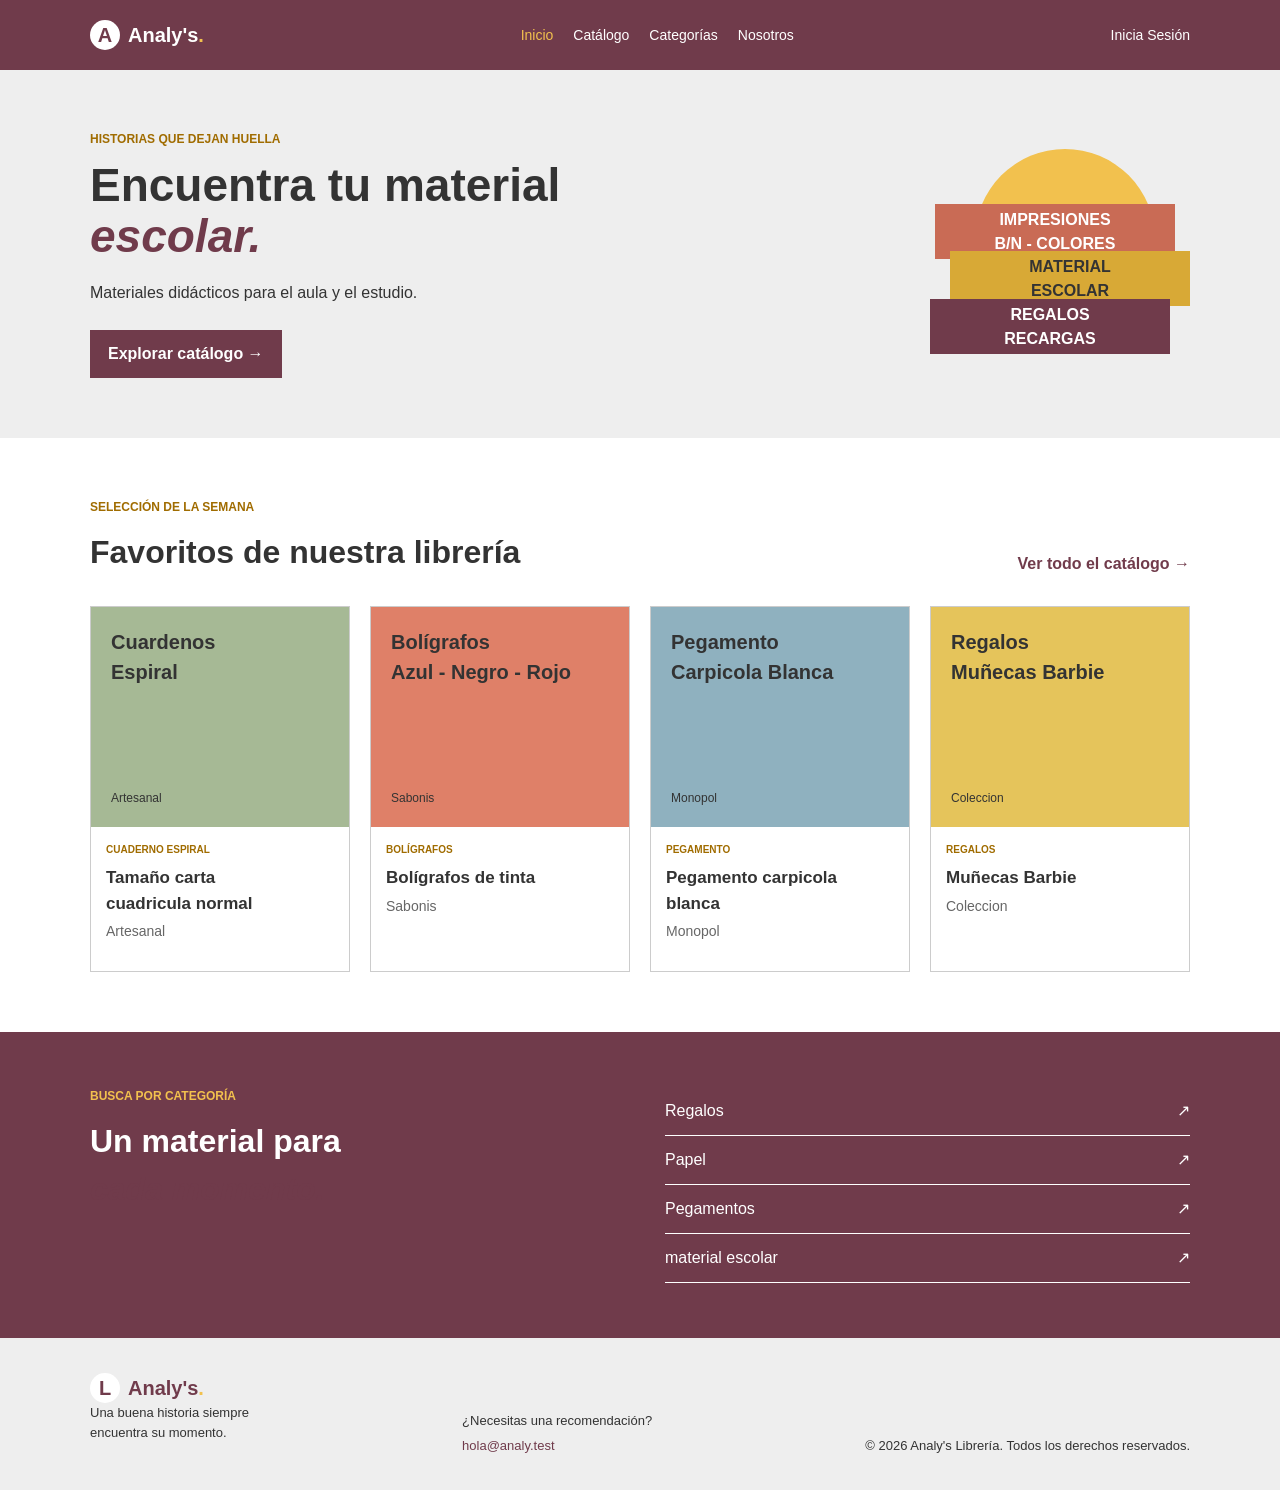
<file: index.html>
<!DOCTYPE html>
<html lang="es">
<head>
    <meta charset="UTF-8">
    <meta name="viewport" content="width=device-width, initial-scale=1.0">
    <link rel="stylesheet" href="styles.css">
    <meta name="description" content="Descubre material escolar para todos los gustos en Librería Analy's.">
    <title>Librería</title>
</head>
<body>
    <header class="encabezado-sitio">
        <div class="contenedor contenido-encabezado">
            <a class="marca" href="#inicio" aria-label="Lumbre, inicio">
                <span class="marca-simbolo">A</span>
                <span>Analy's<span class="marca-punto">.</span></span>
            </a>
            <nav class="navegacion-principal" aria-label="Navegación principal">
                <a class="activo" href="#inicio">Inicio</a>
                <a href="#catalogo">Catálogo</a>
                <a href="#categorias">Categorías</a>
                <a href="#nosotros">Nosotros</a>
            </nav>
            <a class="enlace-login" href="login.html" aria-label="Iniciar sesión">
                <span>Inicia Sesión</span>
            </a>
        </div>
    </header>

    <main id="inicio">
        <section class="portada">
            <div class="contenedor contenido-portada">
                <div class="texto-portada">
                    <p class="etiqueta">Historias que dejan huella</p>
                    <h1>Encuentra tu material <em>escolar.</em></h1>
                    <p class="descripcion-portada">Materiales didácticos para el aula y el estudio.</p>
                    <a class="boton boton-principal" href="#catalogo">Explorar catálogo <span>→</span></a>
                </div>
                <div class="ilustracion-portada" aria-label="Ilustración de una pila de productos" role="img">
                    <div class="sol"></div>
                    <div class="producto producto-atras">IMPRESIONES<br>B/N - COLORES</div>
                    <div class="producto producto-medio">MATERIAL<br>ESCOLAR</div>
                    <div class="producto producto-frontal">REGALOS<br>RECARGAS</div>
                    <span class="destello destello-uno">✦</span>
                    <span class="destello destello-dos">✧</span>
                </div>
            </div>
        </section>

        <section class="seccion" id="catalogo">
            <div class="contenedor">
                <div class="encabezado-seccion">
                    <div>
                        <p class="etiqueta">Selección de la semana</p>
                        <h2>Favoritos de nuestra librería</h2>
                    </div>
                    <a class="enlace-texto" href="#catalogo">Ver todo el catálogo <span>→</span></a>
                </div>
                <div class="rejilla-productos">
                    <article class="tarjeta-producto">
                        <div class="portada-producto portada-verde"><span>Cuardenos<br>Espiral</span><small>Artesanal</small></div>
                        <div class="info-producto">
                            <p class="categoria-producto">Cuaderno Espiral</p>
                            <h3>Tamaño carta <br> cuadricula normal</h3>
                            <p class="autor">Artesanal</p>
                        </div>
                    </article>
                    <article class="tarjeta-producto">
                        <div class="portada-producto portada-coral"><span>Bolígrafos<br>Azul - Negro - Rojo</span><small>Sabonis</small></div>
                        <div class="info-producto">
                            <p class="categoria-producto">Bolígrafos</p>
                            <h3>Bolígrafos de tinta</h3>
                            <p class="autor">Sabonis</p>
                        </div>
                    </article>
                    <article class="tarjeta-producto">
                        <div class="portada-producto portada-azul"><span>Pegamento<br>Carpicola Blanca</span><small>Monopol</small></div>
                        <div class="info-producto">
                            <p class="categoria-producto">Pegamento</p>
                            <h3>Pegamento carpicola blanca</h3>
                            <p class="autor">Monopol</p>
                        </div>
                    </article>
                    <article class="tarjeta-producto">
                        <div class="portada-producto portada-amarilla"><span>Regalos<br>Muñecas Barbie</span><small>Coleccion</small></div>
                        <div class="info-producto">
                            <p class="categoria-producto">Regalos</p>
                            <h3>Muñecas Barbie</h3>
                            <p class="autor">Coleccion</p>
                    </article>
                </div>
            </div>
        </section>

        <section class="seccion-categorias" id="categorias">
            <div class="contenedor contenido-categorias">
                <div><p class="etiqueta">Busca por categoría</p><h2>Un material para<br><em>cada momento.</em></h2></div>
                <div class="lista-categorias"><a href="#catalogo">Regalos <span>↗</span></a><a href="#catalogo">Papel <span>↗</span></a><a href="#catalogo">Pegamentos <span>↗</span></a><a href="#catalogo">material escolar <span>↗</span></a></div>
            </div>
        </section>
    </main>

    <footer class="pie-sitio" id="nosotros">
        <div class="contenedor contenido-pie"><div><a class="marca" href="#inicio"><span class="marca-simbolo">L</span><span>Analy's<span class="marca-punto">.</span></span></a><p>Una buena historia siempre<br>encuentra su momento.</p></div><div class="nota-pie"><span>¿Necesitas una recomendación?</span><a href="mailto:hola@analy.test">hola@analy.test</a></div><p class="derechos">© 2026 Analy's Librería. Todos los derechos reservados.</p></div>
</html>
</file>
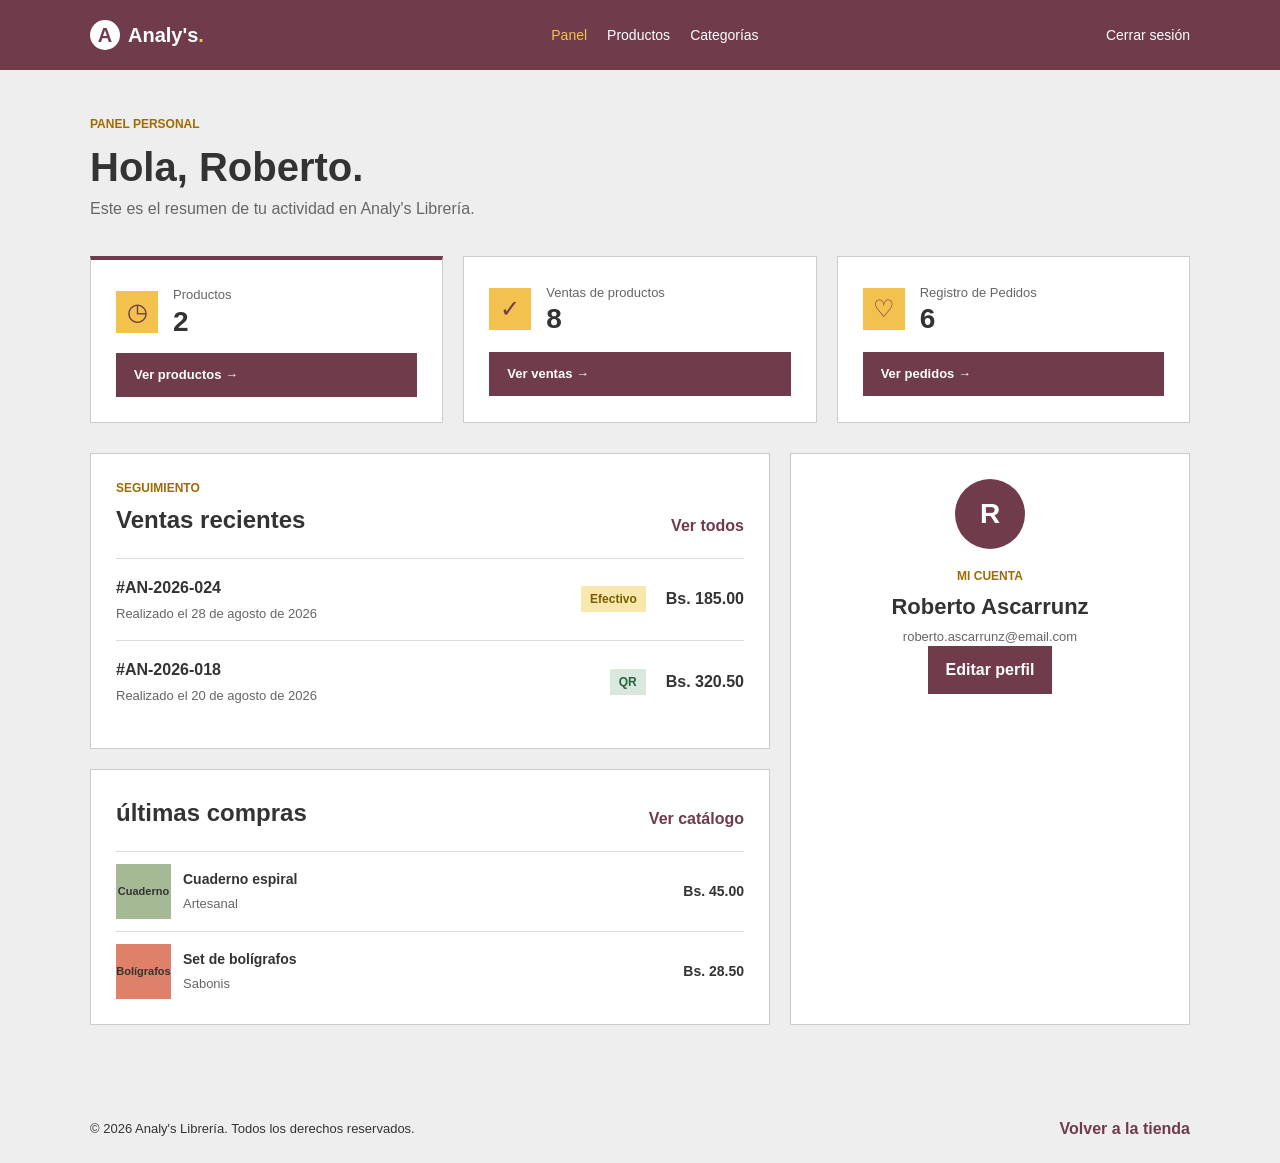
<file: home.html>
<!DOCTYPE html>
<html lang="es">
<head>
	<meta charset="UTF-8">
	<meta name="viewport" content="width=device-width, initial-scale=1.0">
	<meta name="description" content="Panel de usuario de Librería Analy's.">
	<link rel="stylesheet" href="styles.css">
	<title>Mi cuenta | Analy's Librería</title>
</head>
<body class="pagina-dashboard">
	<header class="encabezado-sitio">
		<div class="contenedor contenido-encabezado">
			<a class="marca" href="home.html" aria-label="Analy's, panel principal">
				<span class="marca-simbolo">A</span>
				<span>Analy's<span class="marca-punto">.</span></span>
			</a>
			<nav class="navegacion-principal" aria-label="Navegación del usuario">
				<a class="activo" href="home.html" aria-current="page">Panel</a>
				<a href="productos.html">Productos</a>
				<a href="index.html#categorias">Categorías</a>
			</nav>
			<a class="enlace-login" href="login.html">Cerrar sesión</a>
		</div>
	</header>

	<main class="contenido-dashboard">
		<div class="contenedor">
			<section class="bienvenida-dashboard" aria-labelledby="titulo-dashboard">
				<div>
					<p class="etiqueta">Panel personal</p>
					<h1 id="titulo-dashboard">Hola, Roberto.</h1>
					<p>Este es el resumen de tu actividad en Analy's Librería.</p>
				</div>
				
			</section>

			<section class="resumen-dashboard" aria-label="Resumen de la cuenta">
				<article class="tarjeta-resumen tarjeta-resumen-destacada">
					<span class="icono-resumen" aria-hidden="true">◷</span>
					<div><p>Productos</p><strong>2</strong></div>
					<a class="boton" href="productos.html">Ver productos <span aria-hidden="true">→</span></a>
				</article>
				<article class="tarjeta-resumen">
					<span class="icono-resumen" aria-hidden="true">✓</span>
					<div><p>Ventas de productos</p><strong>8</strong></div>
					<a class="boton" href="ventas.html">Ver ventas <span aria-hidden="true">→</span></a>
				</article>
				<article class="tarjeta-resumen">
					<span class="icono-resumen" aria-hidden="true">♡</span>
					<div><p>Registro de Pedidos</p><strong>6</strong></div>
					<a class="boton" href="pedidos.html">Ver pedidos <span aria-hidden="true">→</span></a>
				</article>
			</section>

			<div class="rejilla-dashboard">
				<section class="panel-dashboard panel-pedidos" id="pedidos" aria-labelledby="titulo-pedidos">
					<div class="encabezado-panel">
						<div><p class="etiqueta">Seguimiento</p><h2 id="titulo-pedidos">Ventas recientes</h2></div>
						<a class="enlace-texto" href="ventas.html">Ver todos</a>
					</div>
					<div class="pedido">
						<div><strong>#AN-2026-024</strong><p>Realizado el 28 de agosto de 2026</p></div>
						<span class="estado estado-preparando">Efectivo</span>
						<strong>Bs. 185.00</strong>
					</div>
					<div class="pedido">
						<div><strong>#AN-2026-018</strong><p>Realizado el 20 de agosto de 2026</p></div>
						<span class="estado estado-enviado">QR</span>
						<strong>Bs. 320.50</strong>
					</div>
				</section>

				<aside class="panel-dashboard panel-perfil" aria-labelledby="titulo-perfil">
					<div class="avatar-usuario" aria-hidden="true">R</div>
					<p class="etiqueta">Mi cuenta</p>
					<h2 id="titulo-perfil">Roberto Ascarrunz</h2>
					<p class="correo-usuario">roberto.ascarrunz@email.com</p>
					<a class="boton" href="mailto:hola@analy.test?subject=Actualizar%20mis%20datos">Editar perfil</a>
				</aside>

				<section class="panel-dashboard panel-favoritos" id="favoritos" aria-labelledby="titulo-favoritos">
					<div class="encabezado-panel"><h2 id="titulo-favoritos">últimas compras</h2><a class="enlace-texto" href="index.html#catalogo">Ver catálogo</a></div>
					<div class="favoritos-lista">
						<div class="favorito-item"><span class="mini-portada mini-portada-verde">Cuaderno</span><div><strong>Cuaderno espiral</strong><p>Artesanal</p></div><span class="precio">Bs. 45.00</span></div>
						<div class="favorito-item"><span class="mini-portada mini-portada-coral">Bolígrafos</span><div><strong>Set de bolígrafos</strong><p>Sabonis</p></div><span class="precio">Bs. 28.50</span></div>
					</div>
				</section>
			</div>
		</div>
	</main>

	<footer class="pie-sitio pie-dashboard">
		<div class="contenedor contenido-pie">
			<p class="derechos">© 2026 Analy's Librería. Todos los derechos reservados.</p>
			<a class="enlace-texto" href="index.html">Volver a la tienda</a>
		</div>
	</footer>
</body>
</html>
</file>
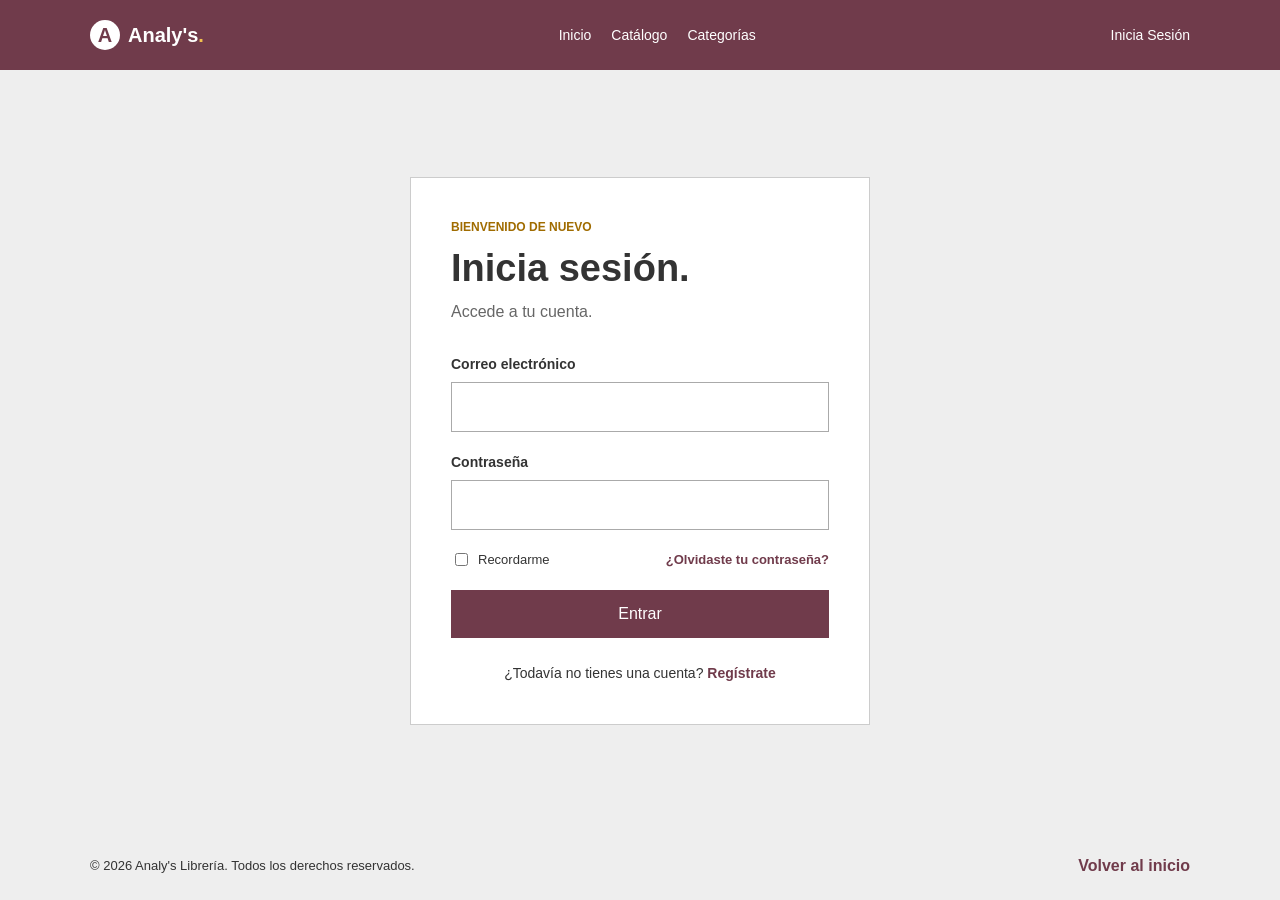
<file: login.html>
<!DOCTYPE html>
<html lang="es">
<head>
	<meta charset="UTF-8">
	<meta name="viewport" content="width=device-width, initial-scale=1.0">
	<meta name="description" content="Inicia sesión en Librería Analy's.">
	<link rel="stylesheet" href="styles.css">
	<title>Iniciar sesión | Analy's Librería</title>
</head>
<body class="pagina-login">
	<header class="encabezado-sitio">
		<div class="contenedor contenido-encabezado">
			<a class="marca" href="index.html" aria-label="Analy's, inicio">
				<span class="marca-simbolo">A</span>
				<span>Analy's<span class="marca-punto">.</span></span>
			</a>
			<nav class="navegacion-principal" aria-label="Navegación principal">
				<a href="index.html">Inicio</a>
				<a href="index.html#catalogo">Catálogo</a>
				<a href="index.html#categorias">Categorías</a>
			</nav>
			<a class="enlace-login activo" href="login.html" aria-current="page">Inicia Sesión</a>
		</div>
	</header>

	<main class="contenido-login">
		<section class="tarjeta-login" aria-labelledby="titulo-login">
			<p class="etiqueta">Bienvenido de nuevo</p>
			<h1 id="titulo-login">Inicia sesión.</h1>
			<p class="descripcion-login">Accede a tu cuenta.</p>

			<form class="formulario-login" action="home.html" method="get">
				<div class="grupo-campo">
					<label for="correo">Correo electrónico</label>
					<input type="email" id="correo" name="correo" autocomplete="email" required>
				</div>

				<div class="grupo-campo">
					<label for="contrasena">Contraseña</label>
					<input type="password" id="contrasena" name="contrasena" autocomplete="current-password" required>
				</div>

				<div class="opciones-login">
					<label class="recordarme" for="recordar">
						<input type="checkbox" id="recordar" name="recordar">
						<span>Recordarme</span>
					</label>
					<a href="mailto:hola@analy.test?subject=Recuperar%20contraseña">¿Olvidaste tu contraseña?</a>
				</div>

				<button class="boton boton-login" type="submit">Entrar</button>
			</form>

			<p class="registro-login">¿Todavía no tienes una cuenta? <a href="mailto:hola@analy.test?subject=Crear%20una%20cuenta">Regístrate</a></p>
		</section>
	</main>

	<footer class="pie-sitio pie-login">
		<div class="contenedor contenido-pie">
			<p class="derechos">© 2026 Analy's Librería. Todos los derechos reservados.</p>
			<a class="enlace-texto" href="index.html">Volver al inicio</a>
		</div>
	</footer>
</body>
</html>
</file>
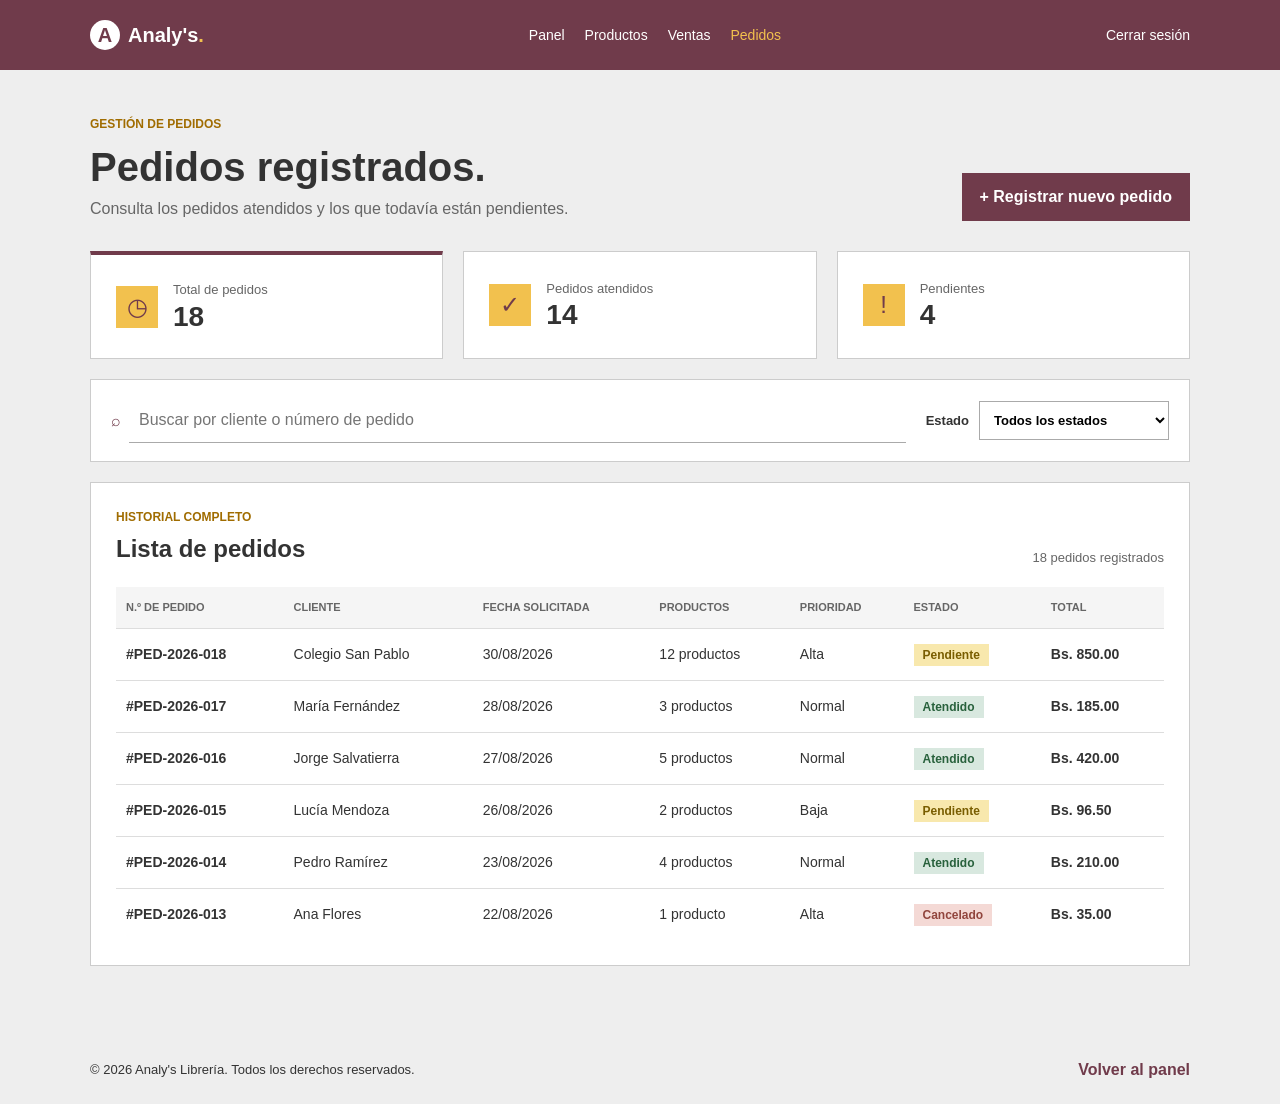
<file: pedidos.html>
<!DOCTYPE html>
<html lang="es">
<head>
	<meta charset="UTF-8">
	<meta name="viewport" content="width=device-width, initial-scale=1.0">
	<meta name="description" content="Listado de pedidos de Analy's Librería.">
	<link rel="stylesheet" href="styles.css">
	<title>Pedidos | Analy's Librería</title>
</head>
<body class="pagina-dashboard">
	<header class="encabezado-sitio">
		<div class="contenedor contenido-encabezado">
			<a class="marca" href="home.html" aria-label="Analy's, panel principal"><span class="marca-simbolo">A</span><span>Analy's<span class="marca-punto">.</span></span></a>
			<nav class="navegacion-principal" aria-label="Navegación del usuario">
				<a href="home.html">Panel</a><a href="productos.html">Productos</a><a href="ventas.html">Ventas</a><a class="activo" href="pedidos.html" aria-current="page">Pedidos</a>
			</nav>
			<a class="enlace-login" href="login.html">Cerrar sesión</a>
		</div>
	</header>

	<main class="contenido-dashboard contenido-pedidos">
		<div class="contenedor">
			<section class="encabezado-productos" aria-labelledby="titulo-pedidos">
				<div><p class="etiqueta">Gestión de pedidos</p><h1 id="titulo-pedidos">Pedidos registrados.</h1><p>Consulta los pedidos atendidos y los que todavía están pendientes.</p></div>
				<a class="boton" href="registro-pedido.html">+ Registrar nuevo pedido</a>
			</section>

			<section class="resumen-dashboard resumen-pedidos" aria-label="Resumen de pedidos">
				<article class="tarjeta-resumen tarjeta-resumen-destacada"><span class="icono-resumen" aria-hidden="true">◷</span><div><p>Total de pedidos</p><strong>18</strong></div></article>
				<article class="tarjeta-resumen"><span class="icono-resumen" aria-hidden="true">✓</span><div><p>Pedidos atendidos</p><strong>14</strong></div></article>
				<article class="tarjeta-resumen"><span class="icono-resumen" aria-hidden="true">!</span><div><p>Pendientes</p><strong>4</strong></div></article>
			</section>

			<section class="barra-productos barra-pedidos" aria-label="Filtros de pedidos">
				<label class="buscador-productos" for="buscar-pedido"><span aria-hidden="true">⌕</span><input type="search" id="buscar-pedido" placeholder="Buscar por cliente o número de pedido"></label>
				<label class="filtro-productos" for="filtro-estado"><span>Estado</span><select id="filtro-estado" name="estado"><option>Todos los estados</option><option>Atendido</option><option>Pendiente</option><option>Cancelado</option></select></label>
			</section>

			<section class="panel-dashboard tabla-productos tabla-pedidos" aria-labelledby="titulo-lista-pedidos">
				<div class="encabezado-panel"><div><p class="etiqueta">Historial completo</p><h2 id="titulo-lista-pedidos">Lista de pedidos</h2></div><span class="contador-productos">18 pedidos registrados</span></div>
				<div class="tabla-contenedor">
					<table>
						<thead><tr><th>N.º de pedido</th><th>Cliente</th><th>Fecha solicitada</th><th>Productos</th><th>Prioridad</th><th>Estado</th><th>Total</th></tr></thead>
						<tbody>
							<tr><td><strong>#PED-2026-018</strong></td><td>Colegio San Pablo</td><td>30/08/2026</td><td>12 productos</td><td>Alta</td><td><span class="estado estado-preparando">Pendiente</span></td><td><strong>Bs. 850.00</strong></td></tr>
							<tr><td><strong>#PED-2026-017</strong></td><td>María Fernández</td><td>28/08/2026</td><td>3 productos</td><td>Normal</td><td><span class="estado estado-enviado">Atendido</span></td><td><strong>Bs. 185.00</strong></td></tr>
							<tr><td><strong>#PED-2026-016</strong></td><td>Jorge Salvatierra</td><td>27/08/2026</td><td>5 productos</td><td>Normal</td><td><span class="estado estado-enviado">Atendido</span></td><td><strong>Bs. 420.00</strong></td></tr>
							<tr><td><strong>#PED-2026-015</strong></td><td>Lucía Mendoza</td><td>26/08/2026</td><td>2 productos</td><td>Baja</td><td><span class="estado estado-preparando">Pendiente</span></td><td><strong>Bs. 96.50</strong></td></tr>
							<tr><td><strong>#PED-2026-014</strong></td><td>Pedro Ramírez</td><td>23/08/2026</td><td>4 productos</td><td>Normal</td><td><span class="estado estado-enviado">Atendido</span></td><td><strong>Bs. 210.00</strong></td></tr>
							<tr><td><strong>#PED-2026-013</strong></td><td>Ana Flores</td><td>22/08/2026</td><td>1 producto</td><td>Alta</td><td><span class="estado estado-cancelado">Cancelado</span></td><td><strong>Bs. 35.00</strong></td></tr>
						</tbody>
					</table>
				</div>
			</section>
		</div>
	</main>

	<footer class="pie-sitio pie-dashboard"><div class="contenedor contenido-pie"><p class="derechos">© 2026 Analy's Librería. Todos los derechos reservados.</p><a class="enlace-texto" href="home.html">Volver al panel</a></div></footer>
</body>
</html>
</file>
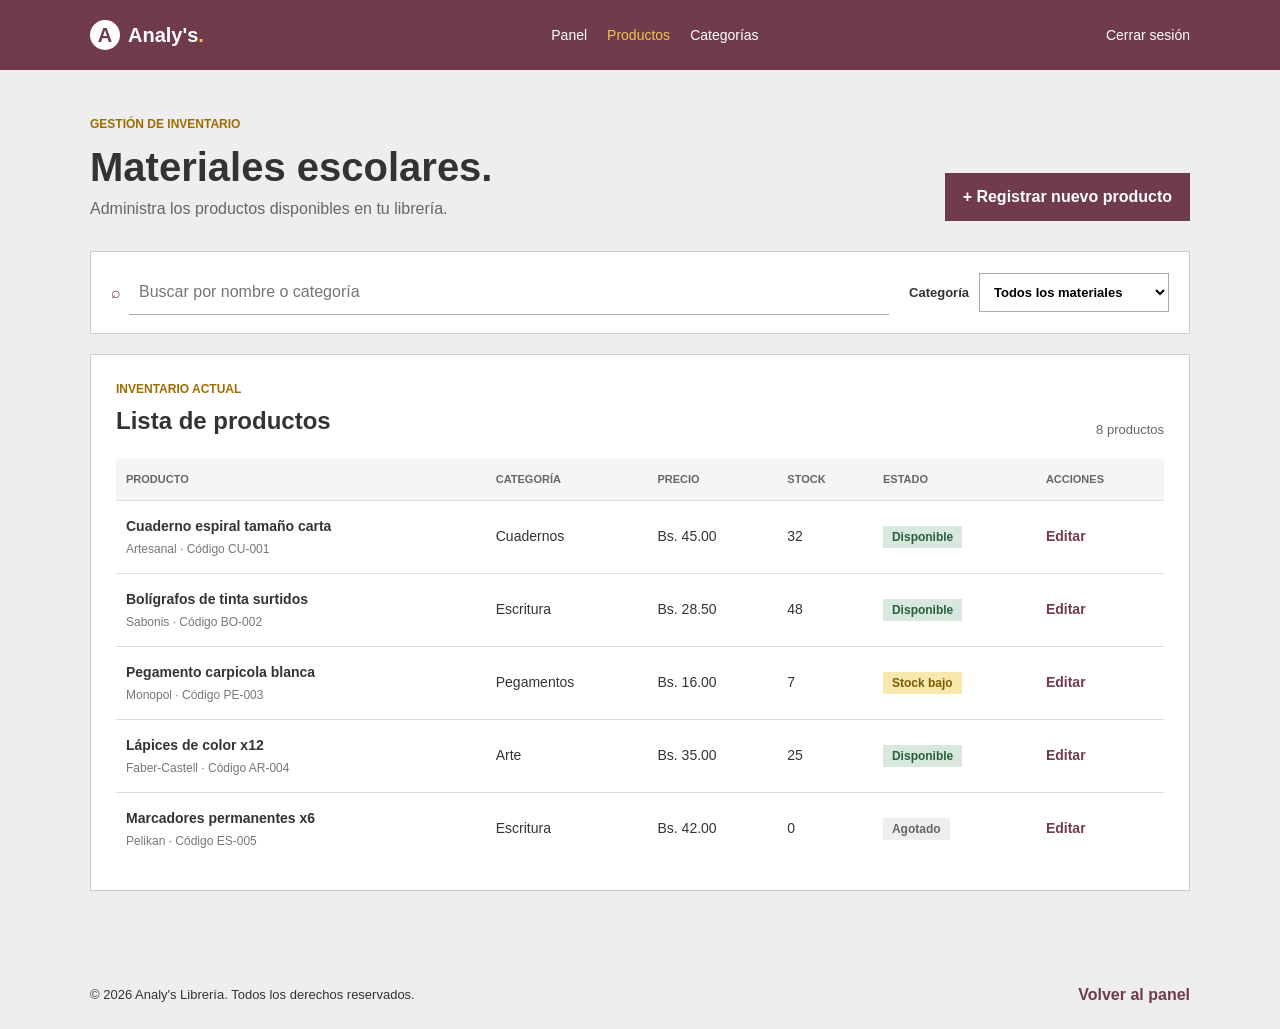
<file: productos.html>
<!DOCTYPE html>
<html lang="es">
<head>
	<meta charset="UTF-8">
	<meta name="viewport" content="width=device-width, initial-scale=1.0">
	<meta name="description" content="Lista y registro de materiales escolares de Analy's Librería.">
	<link rel="stylesheet" href="styles.css">
	<title>Productos | Analy's Librería</title>
</head>
<body class="pagina-dashboard">
	<header class="encabezado-sitio">
		<div class="contenedor contenido-encabezado">
			<a class="marca" href="home.html" aria-label="Analy's, panel principal">
				<span class="marca-simbolo">A</span>
				<span>Analy's<span class="marca-punto">.</span></span>
			</a>
			<nav class="navegacion-principal" aria-label="Navegación del usuario">
				<a href="home.html">Panel</a>
				<a class="activo" href="productos.html" aria-current="page">Productos</a>
				<a href="index.html#categorias">Categorías</a>
			</nav>
			<a class="enlace-login" href="login.html">Cerrar sesión</a>
		</div>
	</header>

	<main class="contenido-dashboard contenido-productos">
		<div class="contenedor">
			<section class="encabezado-productos" aria-labelledby="titulo-productos">
				<div>
					<p class="etiqueta">Gestión de inventario</p>
					<h1 id="titulo-productos">Materiales escolares.</h1>
					<p>Administra los productos disponibles en tu librería.</p>
				</div>
				<a class="boton" href="registro-producto.html">+ Registrar nuevo producto</a>
			</section>

			<section class="barra-productos" aria-label="Filtros de productos">
				<label class="buscador-productos" for="buscar-producto">
					<span aria-hidden="true">⌕</span>
					<input type="search" id="buscar-producto" placeholder="Buscar por nombre o categoría">
				</label>
				<label class="filtro-productos" for="filtro-categoria">
					<span>Categoría</span>
					<select id="filtro-categoria" name="categoria">
						<option>Todos los materiales</option>
						<option>Cuadernos</option>
						<option>Escritura</option>
						<option>Pegamentos</option>
						<option>Arte</option>
					</select>
				</label>
			</section>

			<section class="panel-dashboard tabla-productos" aria-labelledby="titulo-lista-productos">
				<div class="encabezado-panel">
					<div><p class="etiqueta">Inventario actual</p><h2 id="titulo-lista-productos">Lista de productos</h2></div>
					<span class="contador-productos">8 productos</span>
				</div>
				<div class="tabla-contenedor">
					<table>
						<thead>
							<tr><th>Producto</th><th>Categoría</th><th>Precio</th><th>Stock</th><th>Estado</th><th><span class="solo-lectura">Acciones</span></th></tr>
						</thead>
						<tbody>
							<tr><td><strong>Cuaderno espiral tamaño carta</strong><small>Artesanal · Código CU-001</small></td><td>Cuadernos</td><td>Bs. 45.00</td><td>32</td><td><span class="estado estado-enviado">Disponible</span></td><td><a class="accion-producto" href="#registro-producto">Editar</a></td></tr>
							<tr><td><strong>Bolígrafos de tinta surtidos</strong><small>Sabonis · Código BO-002</small></td><td>Escritura</td><td>Bs. 28.50</td><td>48</td><td><span class="estado estado-enviado">Disponible</span></td><td><a class="accion-producto" href="#registro-producto">Editar</a></td></tr>
							<tr><td><strong>Pegamento carpicola blanca</strong><small>Monopol · Código PE-003</small></td><td>Pegamentos</td><td>Bs. 16.00</td><td>7</td><td><span class="estado estado-preparando">Stock bajo</span></td><td><a class="accion-producto" href="#registro-producto">Editar</a></td></tr>
							<tr><td><strong>Lápices de color x12</strong><small>Faber-Castell · Código AR-004</small></td><td>Arte</td><td>Bs. 35.00</td><td>25</td><td><span class="estado estado-enviado">Disponible</span></td><td><a class="accion-producto" href="#registro-producto">Editar</a></td></tr>
							<tr><td><strong>Marcadores permanentes x6</strong><small>Pelikan · Código ES-005</small></td><td>Escritura</td><td>Bs. 42.00</td><td>0</td><td><span class="estado estado-agotado">Agotado</span></td><td><a class="accion-producto" href="#registro-producto">Editar</a></td></tr>
						</tbody>
					</table>
				</div>
			</section>
		</div>
	</main>

	<footer class="pie-sitio pie-dashboard"><div class="contenedor contenido-pie"><p class="derechos">© 2026 Analy's Librería. Todos los derechos reservados.</p><a class="enlace-texto" href="home.html">Volver al panel</a></div></footer>
</body>
</html>
</file>
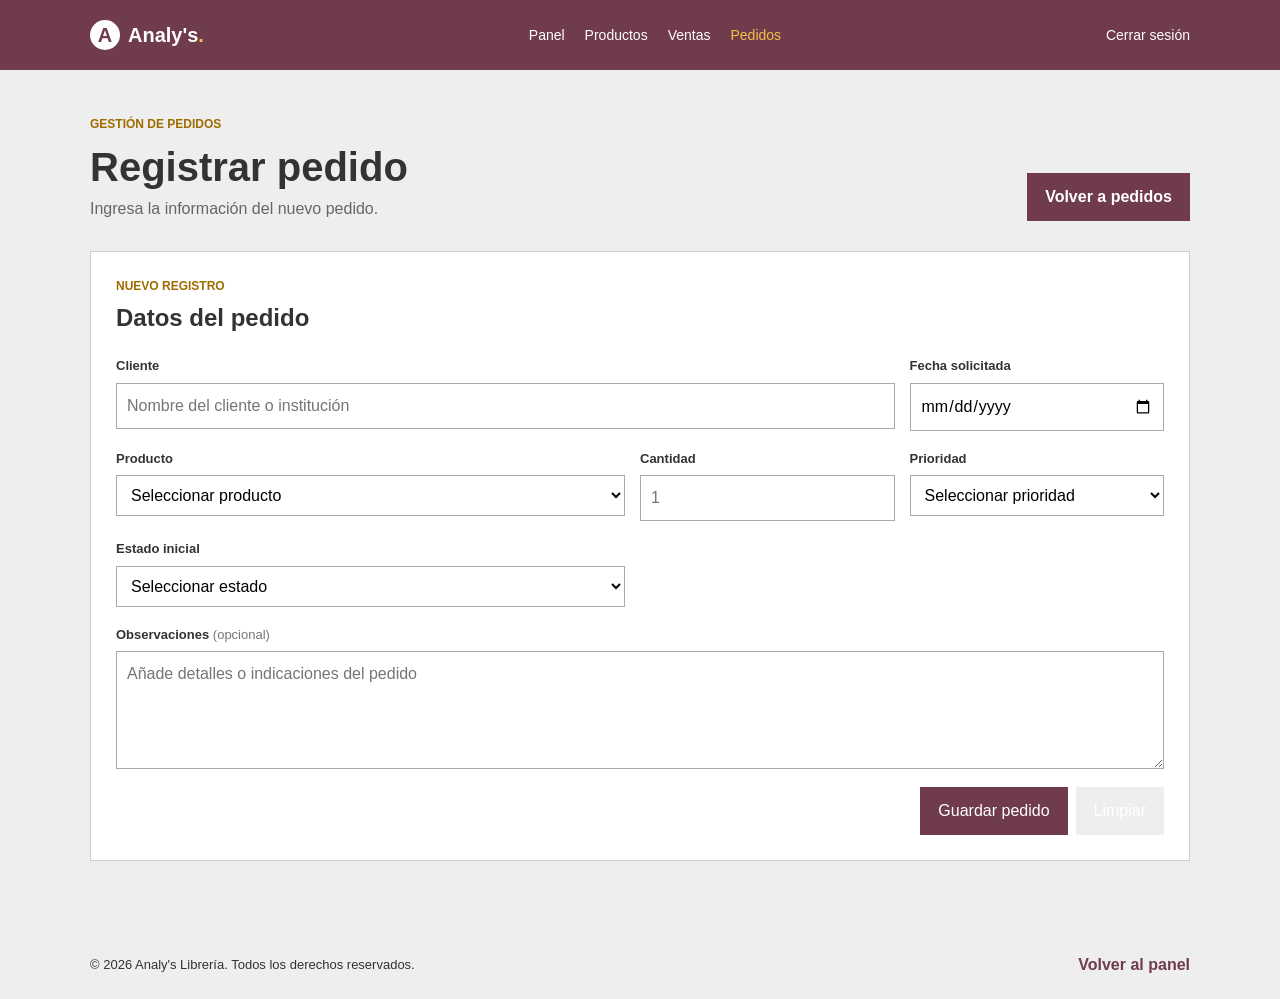
<file: registro-pedido.html>
<!DOCTYPE html>
<html lang="es">
<head>
	<meta charset="UTF-8">
	<meta name="viewport" content="width=device-width, initial-scale=1.0">
	<meta name="description" content="Registro de pedidos de Analy's Librería.">
	<link rel="stylesheet" href="styles.css">
	<title>Registrar pedido | Analy's Librería</title>
</head>
<body class="pagina-dashboard">
	<header class="encabezado-sitio">
		<div class="contenedor contenido-encabezado">
			<a class="marca" href="home.html" aria-label="Analy's, panel principal"><span class="marca-simbolo">A</span><span>Analy's<span class="marca-punto">.</span></span></a>
			<nav class="navegacion-principal" aria-label="Navegación del usuario"><a href="home.html">Panel</a><a href="productos.html">Productos</a><a href="ventas.html">Ventas</a><a class="activo" href="pedidos.html" aria-current="page">Pedidos</a></nav>
			<a class="enlace-login" href="login.html">Cerrar sesión</a>
		</div>
	</header>

	<main class="contenido-dashboard contenido-productos">
		<div class="contenedor">
			<section class="encabezado-productos" aria-labelledby="titulo-registro-pedido">
				<div><p class="etiqueta">Gestión de pedidos</p><h1 id="titulo-registro-pedido">Registrar pedido</h1><p>Ingresa la información del nuevo pedido.</p></div>
				<a class="boton" href="pedidos.html">Volver a pedidos</a>
			</section>

			<section class="panel-dashboard registro-pedido" aria-labelledby="titulo-datos-pedido">
				<div class="encabezado-panel"><div><p class="etiqueta">Nuevo registro</p><h2 id="titulo-datos-pedido">Datos del pedido</h2></div></div>
				<form class="formulario-pedido" action="pedidos.html" method="get">
					<div class="campo-producto campo-pedido-cliente"><label for="cliente-pedido">Cliente</label><input type="text" id="cliente-pedido" name="cliente" placeholder="Nombre del cliente o institución" required></div>
					<div class="campo-producto"><label for="fecha-pedido">Fecha solicitada</label><input type="date" id="fecha-pedido" name="fecha" required></div>
					<div class="campo-producto campo-pedido-producto"><label for="producto-pedido">Producto</label><select id="producto-pedido" name="producto" required><option value="">Seleccionar producto</option><option>Cuaderno espiral tamaño carta</option><option>Bolígrafos de tinta surtidos</option><option>Pegamento carpicola blanca</option><option>Lápices de color x12</option><option>Marcadores permanentes x6</option></select></div>
					<div class="campo-producto"><label for="cantidad-pedido">Cantidad</label><input type="number" id="cantidad-pedido" name="cantidad" min="1" placeholder="1" required></div>
					<div class="campo-producto"><label for="prioridad-pedido">Prioridad</label><select id="prioridad-pedido" name="prioridad" required><option value="">Seleccionar prioridad</option><option>Alta</option><option>Normal</option><option>Baja</option></select></div>
					<div class="campo-producto"><label for="estado-pedido">Estado inicial</label><select id="estado-pedido" name="estado" required><option value="">Seleccionar estado</option><option>Pendiente</option><option>Atendido</option></select></div>
					<div class="campo-producto campo-pedido-observaciones"><label for="observaciones-pedido">Observaciones <span>(opcional)</span></label><textarea id="observaciones-pedido" name="observaciones" rows="4" placeholder="Añade detalles o indicaciones del pedido"></textarea></div>
					<div class="acciones-formulario"><button class="boton" type="submit">Guardar pedido</button><button class="boton boton-cancelar" type="reset">Limpiar</button></div>
				</form>
			</section>
		</div>
	</main>

	<footer class="pie-sitio pie-dashboard"><div class="contenedor contenido-pie"><p class="derechos">© 2026 Analy's Librería. Todos los derechos reservados.</p><a class="enlace-texto" href="home.html">Volver al panel</a></div></footer>
</body>
</html>
</file>
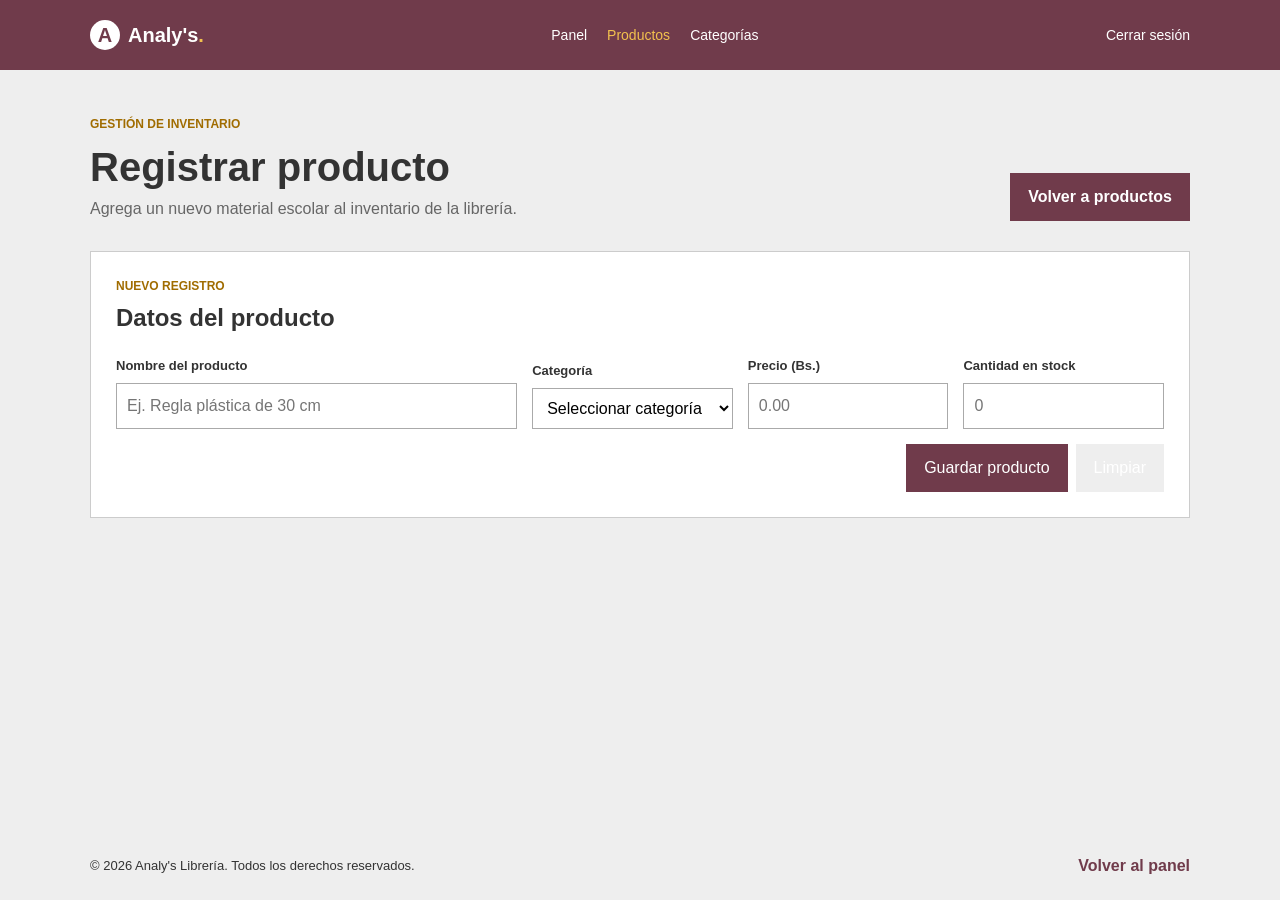
<file: registro-producto.html>
<!DOCTYPE html>
<html lang="es">

<head>
    <meta charset="UTF-8">
    <meta name="viewport" content="width=device-width, initial-scale=1.0">
    <meta name="description" content="Lista y registro de materiales escolares de Analy's Librería.">
    <link rel="stylesheet" href="styles.css">
    <title>Productos | Analy's Librería</title>
</head>

<body class="pagina-dashboard">
    <header class="encabezado-sitio">
        <div class="contenedor contenido-encabezado">
            <a class="marca" href="home.html" aria-label="Analy's, panel principal">
                <span class="marca-simbolo">A</span>
                <span>Analy's<span class="marca-punto">.</span></span>
            </a>
            <nav class="navegacion-principal" aria-label="Navegación del usuario">
                <a href="home.html">Panel</a>
                <a class="activo" href="productos.html" aria-current="page">Productos</a>
                <a href="index.html#categorias">Categorías</a>
            </nav>
            <a class="enlace-login" href="login.html">Cerrar sesión</a>
        </div>
    </header>

    <main class="contenido-dashboard contenido-productos">
        <div class="contenedor">
            <section class="encabezado-productos" aria-labelledby="titulo-productos">
                <div>
                    <p class="etiqueta">Gestión de inventario</p>
                    <h1 id="titulo-productos">Registrar producto</h1>
                    <p>Agrega un nuevo material escolar al inventario de la librería.</p>
                </div>
                <a class="boton" href="productos.html">Volver a productos</a>
            </section>

            <section class="panel-dashboard registro-producto" id="registro-producto" aria-labelledby="titulo-registro">
                <div class="encabezado-panel">
                    <div>
                        <p class="etiqueta">Nuevo registro</p>
                        <h2 id="titulo-registro">Datos del producto</h2>
                    </div>
                </div>

                <form class="formulario-producto" action="productos.html" method="get">
                    <div class="campo-producto campo-producto-nombre">
                        <label for="nombre-producto">Nombre del producto</label>
                        <input type="text" id="nombre-producto" name="nombre"
                            placeholder="Ej. Regla plástica de 30 cm" autocomplete="off" required>
                    </div>

                    <div class="campo-producto">
                        <label for="categoria-producto">Categoría</label>
                        <select id="categoria-producto" name="categoria" required>
                            <option value="">Seleccionar categoría</option>
                            <option>Cuadernos</option>
                            <option>Escritura</option>
                            <option>Pegamentos</option>
                            <option>Arte</option>
                        </select>
                    </div>

                    <div class="campo-producto">
                        <label for="precio-producto">Precio (Bs.)</label>
                        <input type="number" id="precio-producto" name="precio" min="0" step="0.01"
                            placeholder="0.00" required>
                    </div>

                    <div class="campo-producto">
                        <label for="stock-producto">Cantidad en stock</label>
                        <input type="number" id="stock-producto" name="stock" min="0" placeholder="0" required>
                    </div>

                    <div class="acciones-formulario">
                        <button class="boton" type="submit">Guardar producto</button>
                        <button class="boton boton-cancelar" type="reset">Limpiar</button>
                    </div>
                </form>
            </section>
        </div>
    </main>

    <footer class="pie-sitio pie-dashboard">
        <div class="contenedor contenido-pie">
            <p class="derechos">© 2026 Analy's Librería. Todos los derechos reservados.</p><a class="enlace-texto"
                href="home.html">Volver al panel</a>
        </div>
    </footer>
</body>

</html>
</file>
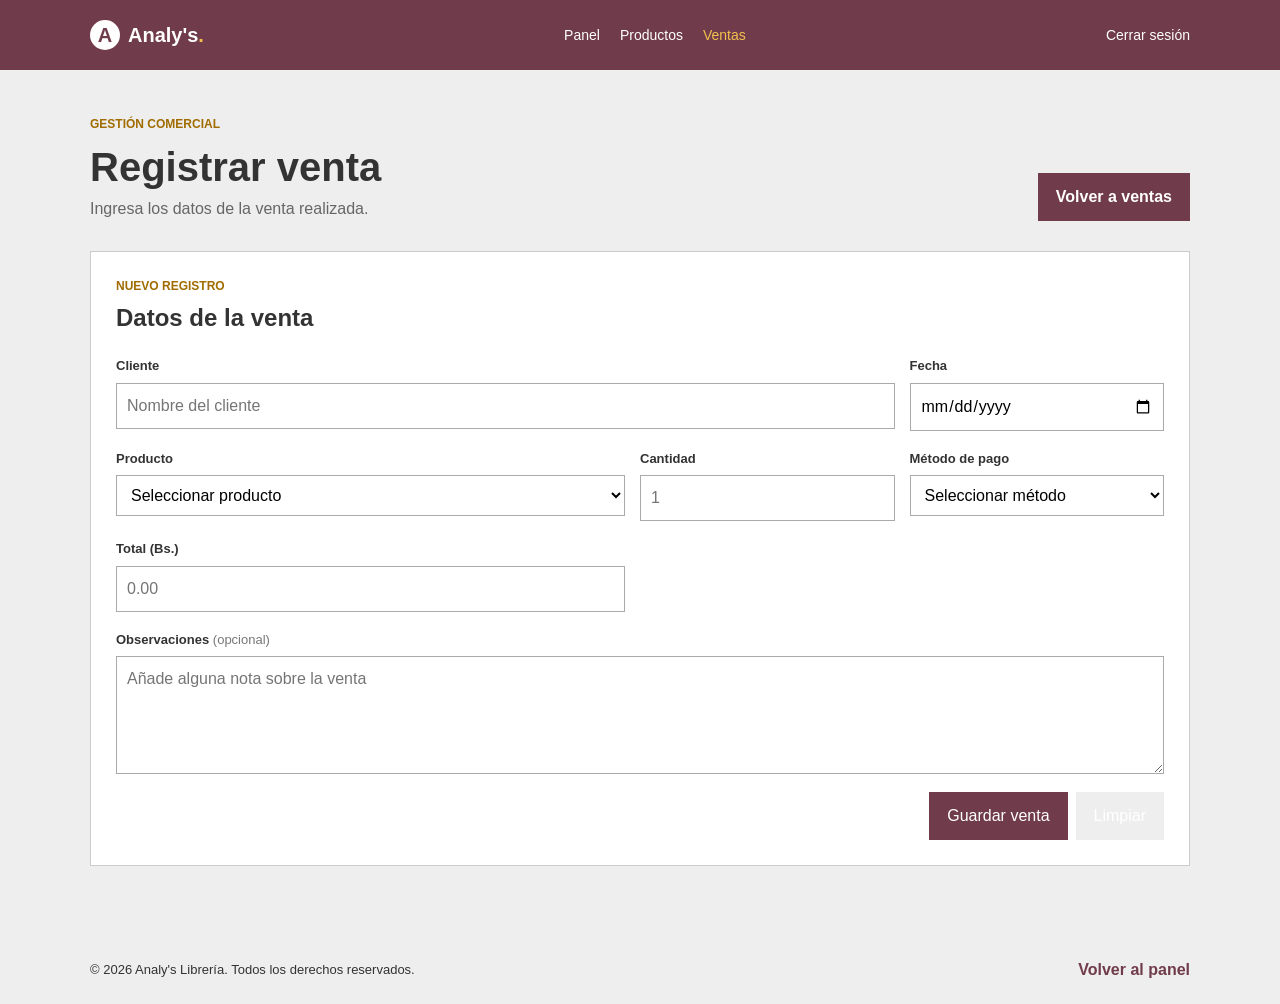
<file: registro-venta.html>
<!DOCTYPE html>
<html lang="es">
<head>
	<meta charset="UTF-8">
	<meta name="viewport" content="width=device-width, initial-scale=1.0">
	<meta name="description" content="Registro de una nueva venta en Analy's Librería.">
	<link rel="stylesheet" href="styles.css">
	<title>Registrar venta | Analy's Librería</title>
</head>
<body class="pagina-dashboard">
	<header class="encabezado-sitio">
		<div class="contenedor contenido-encabezado">
			<a class="marca" href="home.html" aria-label="Analy's, panel principal"><span class="marca-simbolo">A</span><span>Analy's<span class="marca-punto">.</span></span></a>
			<nav class="navegacion-principal" aria-label="Navegación del usuario"><a href="home.html">Panel</a><a href="productos.html">Productos</a><a class="activo" href="ventas.html" aria-current="page">Ventas</a></nav>
			<a class="enlace-login" href="login.html">Cerrar sesión</a>
		</div>
	</header>

	<main class="contenido-dashboard contenido-productos">
		<div class="contenedor">
			<section class="encabezado-productos" aria-labelledby="titulo-registro-venta">
				<div><p class="etiqueta">Gestión comercial</p><h1 id="titulo-registro-venta">Registrar venta</h1><p>Ingresa los datos de la venta realizada.</p></div>
				<a class="boton" href="ventas.html">Volver a ventas</a>
			</section>

			<section class="panel-dashboard registro-venta" aria-labelledby="titulo-datos-venta">
				<div class="encabezado-panel"><div><p class="etiqueta">Nuevo registro</p><h2 id="titulo-datos-venta">Datos de la venta</h2></div></div>
				<form class="formulario-venta" action="ventas.html" method="get">
					<div class="campo-producto campo-venta-cliente"><label for="cliente-venta">Cliente</label><input type="text" id="cliente-venta" name="cliente" placeholder="Nombre del cliente" required></div>
					<div class="campo-producto"><label for="fecha-venta">Fecha</label><input type="date" id="fecha-venta" name="fecha" required></div>
					<div class="campo-producto"><label for="producto-venta">Producto</label><select id="producto-venta" name="producto" required><option value="">Seleccionar producto</option><option>Cuaderno espiral tamaño carta</option><option>Bolígrafos de tinta surtidos</option><option>Pegamento carpicola blanca</option><option>Lápices de color x12</option><option>Marcadores permanentes x6</option></select></div>
					<div class="campo-producto"><label for="cantidad-venta">Cantidad</label><input type="number" id="cantidad-venta" name="cantidad" min="1" placeholder="1" required></div>
					<div class="campo-producto"><label for="pago-venta">Método de pago</label><select id="pago-venta" name="pago" required><option value="">Seleccionar método</option><option>Efectivo</option><option>QR</option><option>Tarjeta</option></select></div>
					<div class="campo-producto"><label for="total-venta">Total (Bs.)</label><input type="number" id="total-venta" name="total" min="0" step="0.01" placeholder="0.00" required></div>
					<div class="campo-producto campo-venta-observaciones"><label for="observaciones-venta">Observaciones <span>(opcional)</span></label><textarea id="observaciones-venta" name="observaciones" rows="4" placeholder="Añade alguna nota sobre la venta"></textarea></div>
					<div class="acciones-formulario"><button class="boton" type="submit">Guardar venta</button><button class="boton boton-cancelar" type="reset">Limpiar</button></div>
				</form>
			</section>
		</div>
	</main>

	<footer class="pie-sitio pie-dashboard"><div class="contenedor contenido-pie"><p class="derechos">© 2026 Analy's Librería. Todos los derechos reservados.</p><a class="enlace-texto" href="home.html">Volver al panel</a></div></footer>
</body>
</html>
</file>
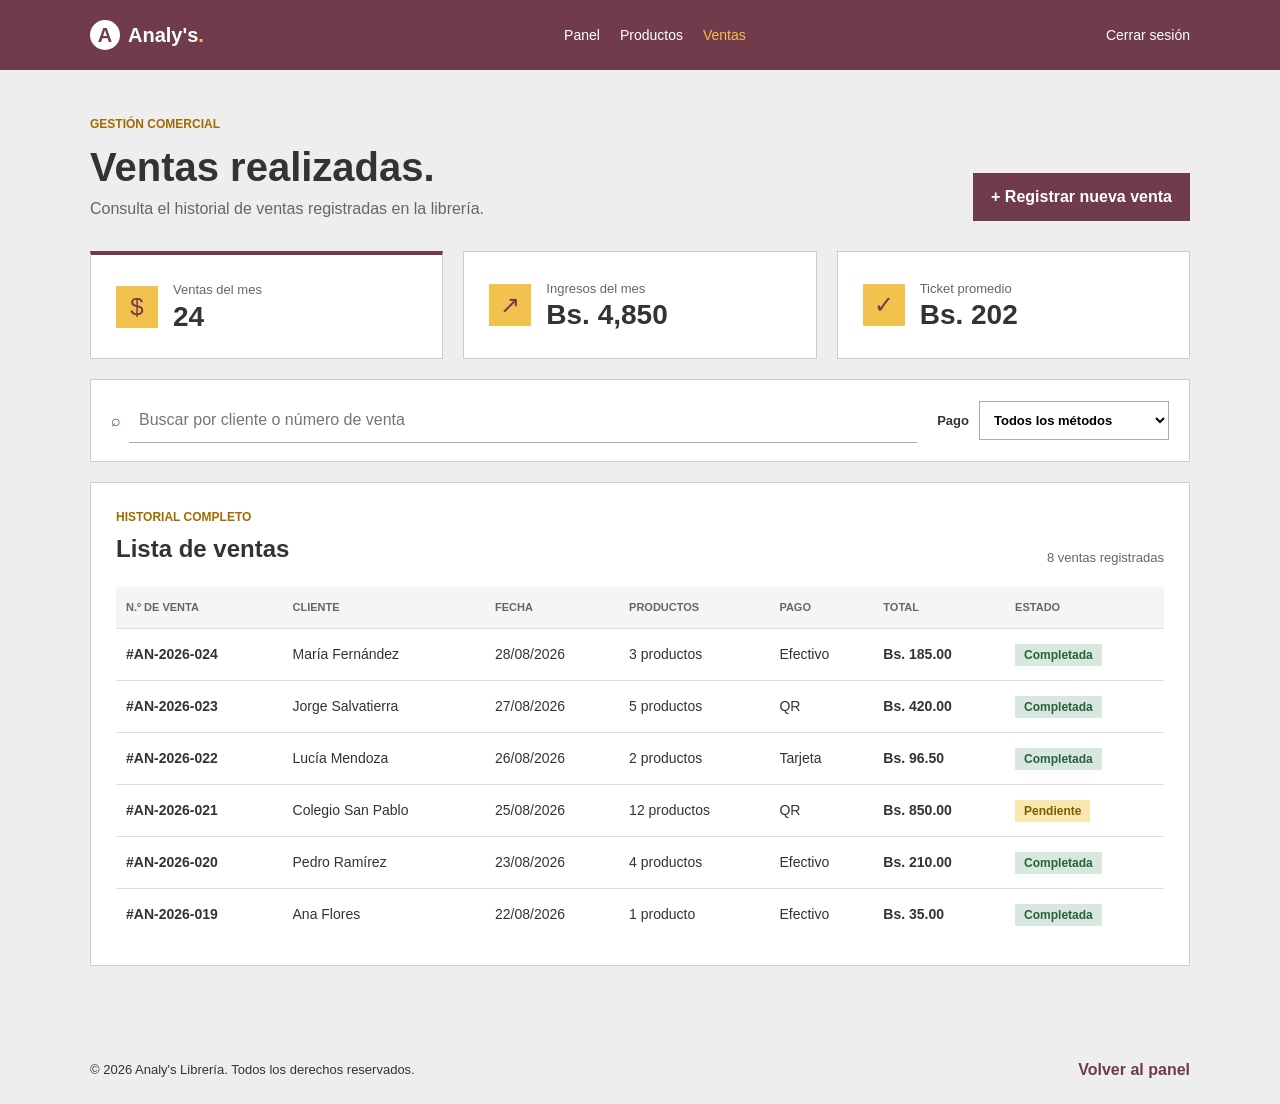
<file: ventas.html>
<!DOCTYPE html>
<html lang="es">
<head>
	<meta charset="UTF-8">
	<meta name="viewport" content="width=device-width, initial-scale=1.0">
	<meta name="description" content="Listado de ventas de Analy's Librería.">
	<link rel="stylesheet" href="styles.css">
	<title>Ventas | Analy's Librería</title>
</head>
<body class="pagina-dashboard">
	<header class="encabezado-sitio">
		<div class="contenedor contenido-encabezado">
			<a class="marca" href="home.html" aria-label="Analy's, panel principal">
				<span class="marca-simbolo">A</span>
				<span>Analy's<span class="marca-punto">.</span></span>
			</a>
			<nav class="navegacion-principal" aria-label="Navegación del usuario">
				<a href="home.html">Panel</a>
				<a href="productos.html">Productos</a>
				<a class="activo" href="ventas.html" aria-current="page">Ventas</a>
			</nav>
			<a class="enlace-login" href="login.html">Cerrar sesión</a>
		</div>
	</header>

	<main class="contenido-dashboard contenido-ventas">
		<div class="contenedor">
			<section class="encabezado-productos" aria-labelledby="titulo-ventas">
				<div>
					<p class="etiqueta">Gestión comercial</p>
					<h1 id="titulo-ventas">Ventas realizadas.</h1>
					<p>Consulta el historial de ventas registradas en la librería.</p>
				</div>
				<a class="boton" href="registro-venta.html">+ Registrar nueva venta</a>
			</section>

			<section class="resumen-dashboard resumen-ventas" aria-label="Resumen de ventas">
				<article class="tarjeta-resumen tarjeta-resumen-destacada"><span class="icono-resumen" aria-hidden="true">$</span><div><p>Ventas del mes</p><strong>24</strong></div></article>
				<article class="tarjeta-resumen"><span class="icono-resumen" aria-hidden="true">↗</span><div><p>Ingresos del mes</p><strong>Bs. 4,850</strong></div></article>
				<article class="tarjeta-resumen"><span class="icono-resumen" aria-hidden="true">✓</span><div><p>Ticket promedio</p><strong>Bs. 202</strong></div></article>
			</section>

			<section class="barra-productos barra-ventas" aria-label="Filtros de ventas">
				<label class="buscador-productos" for="buscar-venta"><span aria-hidden="true">⌕</span><input type="search" id="buscar-venta" placeholder="Buscar por cliente o número de venta"></label>
				<label class="filtro-productos" for="filtro-pago"><span>Pago</span><select id="filtro-pago" name="pago"><option>Todos los métodos</option><option>Efectivo</option><option>QR</option><option>Tarjeta</option></select></label>
			</section>

			<section class="panel-dashboard tabla-productos tabla-ventas" aria-labelledby="titulo-lista-ventas">
				<div class="encabezado-panel"><div><p class="etiqueta">Historial completo</p><h2 id="titulo-lista-ventas">Lista de ventas</h2></div><span class="contador-productos">8 ventas registradas</span></div>
				<div class="tabla-contenedor">
					<table>
						<thead><tr><th>N.º de venta</th><th>Cliente</th><th>Fecha</th><th>Productos</th><th>Pago</th><th>Total</th><th>Estado</th></tr></thead>
						<tbody>
							<tr><td><strong>#AN-2026-024</strong></td><td>María Fernández</td><td>28/08/2026</td><td>3 productos</td><td>Efectivo</td><td><strong>Bs. 185.00</strong></td><td><span class="estado estado-enviado">Completada</span></td></tr>
							<tr><td><strong>#AN-2026-023</strong></td><td>Jorge Salvatierra</td><td>27/08/2026</td><td>5 productos</td><td>QR</td><td><strong>Bs. 420.00</strong></td><td><span class="estado estado-enviado">Completada</span></td></tr>
							<tr><td><strong>#AN-2026-022</strong></td><td>Lucía Mendoza</td><td>26/08/2026</td><td>2 productos</td><td>Tarjeta</td><td><strong>Bs. 96.50</strong></td><td><span class="estado estado-enviado">Completada</span></td></tr>
							<tr><td><strong>#AN-2026-021</strong></td><td>Colegio San Pablo</td><td>25/08/2026</td><td>12 productos</td><td>QR</td><td><strong>Bs. 850.00</strong></td><td><span class="estado estado-preparando">Pendiente</span></td></tr>
							<tr><td><strong>#AN-2026-020</strong></td><td>Pedro Ramírez</td><td>23/08/2026</td><td>4 productos</td><td>Efectivo</td><td><strong>Bs. 210.00</strong></td><td><span class="estado estado-enviado">Completada</span></td></tr>
							<tr><td><strong>#AN-2026-019</strong></td><td>Ana Flores</td><td>22/08/2026</td><td>1 producto</td><td>Efectivo</td><td><strong>Bs. 35.00</strong></td><td><span class="estado estado-enviado">Completada</span></td></tr>
						</tbody>
					</table>
				</div>
			</section>
		</div>
	</main>

	<footer class="pie-sitio pie-dashboard"><div class="contenedor contenido-pie"><p class="derechos">© 2026 Analy's Librería. Todos los derechos reservados.</p><a class="enlace-texto" href="home.html">Volver al panel</a></div></footer>
</body>
</html>
</file>
<file: styles.css>
* {
	box-sizing: border-box;
}

body {
	margin: 0;
	color: #333333;
	background: #ffffff;
	font-family: Arial, sans-serif;
	line-height: 1.5;
}

a {
	color: inherit;
	text-decoration: none;
}

.contenedor {
	width: 90%;
	max-width: 1100px;
	margin: 0 auto;
}

.encabezado-sitio {
	background: #703b4b;
	color: #ffffff;
}

.contenido-encabezado {
	min-height: 70px;
	display: flex;
	align-items: center;
	justify-content: space-between;
	gap: 20px;
}

.marca {
	display: flex;
	align-items: center;
	gap: 8px;
	font-size: 20px;
	font-weight: bold;
}

.marca-simbolo {
	display: grid;
	place-items: center;
	width: 30px;
	height: 30px;
	background: #ffffff;
	color: #703b4b;
	border-radius: 50%;
}

.marca-punto {
	color: #f2c14e;
}

.navegacion-principal {
	display: flex;
	gap: 20px;
	font-size: 14px;
}

.navegacion-principal a:hover,
.navegacion-principal .activo {
	color: #f2c14e;
}

.enlace-login {
	display: flex;
	align-items: center;
	gap: 8px;
	font-size: 14px;
}

.contador-login {
	padding: 1px 6px;
	background: #f2c14e;
	color: #333333;
	border-radius: 10px;
	font-size: 12px;
}

.portada {
	padding: 60px 0;
	background: #eeeeee;
}

.contenido-portada {
	display: flex;
	align-items: center;
	justify-content: space-between;
	gap: 40px;
}

.texto-portada {
	max-width: 600px;
}

.etiqueta,
.categoria-producto {
	color: #a06c00;
	font-size: 12px;
	font-weight: bold;
	text-transform: uppercase;
}

h1,
h2,
h3,
p {
	margin-top: 0;
}

h1 {
	margin-bottom: 20px;
	font-size: 46px;
	line-height: 1.1;
}

h1 em,
h2 em {
	color: #703b4b;
}

.descripcion-portada {
	max-width: 500px;
	margin-bottom: 25px;
}

.boton {
	display: inline-block;
	padding: 12px 18px;
	background: #703b4b;
	color: #ffffff !important;
	font-weight: bold;
}

.ilustracion-portada {
	width: 350px;
	height: 230px;
	position: relative;
}

.sol {
	position: absolute;
	top: 10px;
	right: 35px;
	width: 180px;
	height: 180px;
	background: #f2c14e;
	border-radius: 50%;
}

.producto {
	position: absolute;
	display: grid;
	place-items: center;
	width: 240px;
	height: 55px;
	text-align: center;
	font-weight: bold;
}

.producto-atras { top: 65px; right: 15px; background: #c96b55; color: #ffffff; }
.producto-medio { top: 112px; right: 0; background: #d8a936; }
.producto-frontal { top: 160px; right: 20px; background: #703b4b; color: #ffffff; }
.producto small { display: none; }
.destello { display: none; }

.seccion {
	padding: 60px 0;
}

.encabezado-seccion {
	display: flex;
	align-items: end;
	justify-content: space-between;
	margin-bottom: 30px;
}

h2 {
	margin-bottom: 0;
	font-size: 32px;
}

.enlace-texto {
	color: #703b4b;
	font-weight: bold;
}

.rejilla-productos {
	display: grid;
	grid-template-columns: repeat(4, 1fr);
	gap: 20px;
}

.tarjeta-producto {
	border: 1px solid #cccccc;
	background: #ffffff;
}

.portada-producto {
	height: 220px;
	padding: 20px;
	display: flex;
	flex-direction: column;
	justify-content: space-between;
	font-size: 20px;
	font-weight: bold;
}

.portada-producto small {
	font-size: 12px;
	font-weight: normal;
}

.portada-verde { background: #a6b995; }
.portada-coral { background: #df8068; }
.portada-azul { background: #8fb1bf; }
.portada-amarilla { background: #e5c45b; }

.info-producto {
	padding: 15px;
}

.categoria-producto {
	margin-bottom: 8px;
	font-size: 10px;
}

.info-producto h3 {
	margin-bottom: 5px;
	font-size: 17px;
}

.autor {
	color: #666666;
	font-size: 14px;
}

.pie-producto {
	display: flex;
	align-items: center;
	justify-content: space-between;
	margin-top: 15px;
}

.boton-agregar {
	padding: 3px 10px;
	border: 1px solid #703b4b;
	color: #703b4b;
	font-size: 20px;
}

.boton-agregar:hover {
	background: #703b4b;
	color: #ffffff;
}

.seccion-categorias {
	padding: 55px 0;
	background: #703b4b;
	color: #ffffff;
}

.contenido-categorias {
	display: grid;
	grid-template-columns: 1fr 1fr;
	gap: 50px;
}

.seccion-categorias .etiqueta {
	color: #f2c14e;
}

.lista-categorias a {
	display: flex;
	justify-content: space-between;
	padding: 12px 0;
	border-bottom: 1px solid #ffffff;
}

.pie-sitio {
	padding: 35px 0;
	background: #eeeeee;
}

.contenido-pie {
	display: flex;
	align-items: end;
	justify-content: space-between;
	gap: 25px;
}

.pie-sitio .marca {
	color: #703b4b;
}

.pie-sitio p,
.nota-pie {
	font-size: 13px;
}

.nota-pie {
	display: flex;
	flex-direction: column;
	gap: 5px;
}

.nota-pie a {
	color: #703b4b;
}

.derechos {
	margin-bottom: 0;
}

.pagina-login {
	min-height: 100vh;
	display: flex;
	flex-direction: column;
}

.contenido-login {
	flex: 1;
	display: grid;
	place-items: center;
	padding: 55px 20px;
	background: #eeeeee;
}

.tarjeta-login {
	width: 100%;
	max-width: 460px;
	padding: 40px;
	background: #ffffff;
	border: 1px solid #cccccc;
}

.tarjeta-login h1 {
	margin-bottom: 10px;
	font-size: 38px;
}

.descripcion-login {
	margin-bottom: 30px;
	color: #666666;
}

.formulario-login {
	display: flex;
	flex-direction: column;
	gap: 20px;
}

.grupo-campo {
	display: flex;
	flex-direction: column;
	gap: 7px;
}

.grupo-campo label {
	font-size: 14px;
	font-weight: bold;
}

.grupo-campo input[type="email"],
.grupo-campo input[type="password"] {
	width: 100%;
	padding: 12px;
	border: 1px solid #aaaaaa;
	font: inherit;
}

.grupo-campo input:focus {
	border-color: #703b4b;
	outline: 2px solid #f2c14e;
	outline-offset: 1px;
}

.opciones-login {
	display: flex;
	align-items: center;
	justify-content: space-between;
	gap: 15px;
	font-size: 13px;
}

.recordarme {
	display: flex;
	align-items: center;
	gap: 7px;
}

.opciones-login a,
.registro-login a {
	color: #703b4b;
	font-weight: bold;
}

.boton-login {
	width: 100%;
	border: 0;
	font: inherit;
	cursor: pointer;
}

.boton-login:hover,
.boton-login:focus-visible {
	background: #512b37;
}

.registro-login {
	margin: 25px 0 0;
	text-align: center;
	font-size: 14px;
}

.pie-login {
	padding: 22px 0;
}

.pie-login .contenido-pie {
	align-items: center;
}

.pagina-dashboard {
	min-height: 100vh;
	display: flex;
	flex-direction: column;
}

.contenido-dashboard {
	flex: 1;
	padding: 45px 0 70px;
	background: #eeeeee;
}

.bienvenida-dashboard {
	display: flex;
	align-items: end;
	justify-content: space-between;
	gap: 25px;
	margin-bottom: 35px;
}

.bienvenida-dashboard h1 {
	margin-bottom: 8px;
	font-size: 40px;
}

.bienvenida-dashboard p:last-child {
	margin-bottom: 0;
	color: #666666;
}

.resumen-dashboard {
	display: grid;
	grid-template-columns: repeat(3, 1fr);
	gap: 20px;
	margin-bottom: 30px;
}

.tarjeta-resumen,
.panel-dashboard {
	padding: 25px;
	background: #ffffff;
	border: 1px solid #cccccc;
}

.tarjeta-resumen {
	display: grid;
	grid-template-columns: auto 1fr;
	align-items: center;
	gap: 15px;
}

.tarjeta-resumen-destacada {
	border-top: 4px solid #703b4b;
}

.icono-resumen {
	display: grid;
	place-items: center;
	width: 42px;
	height: 42px;
	background: #f2c14e;
	color: #703b4b;
	font-size: 24px;
}

.tarjeta-resumen p,
.tarjeta-resumen strong {
	margin: 0;
}

.tarjeta-resumen p {
	color: #666666;
	font-size: 13px;
}

.tarjeta-resumen strong {
	display: block;
	font-size: 28px;
	line-height: 1.2;
}

.tarjeta-resumen a {
	grid-column: 1 / -1;
	color: #703b4b;
	font-size: 13px;
	font-weight: bold;
}

.rejilla-dashboard {
	display: grid;
	grid-template-columns: 1.7fr 1fr;
	gap: 20px;
}

.panel-dashboard h2 {
	margin: 0;
	font-size: 24px;
}

.encabezado-panel {
	display: flex;
	align-items: end;
	justify-content: space-between;
	gap: 20px;
	margin-bottom: 20px;
}

.encabezado-panel .etiqueta {
	margin-bottom: 5px;
}

.pedido {
	display: grid;
	grid-template-columns: 1fr auto auto;
	align-items: center;
	gap: 20px;
	padding: 17px 0;
	border-top: 1px solid #dddddd;
}

.pedido p,
.correo-usuario,
.favorito-item p {
	margin: 4px 0 0;
	color: #666666;
	font-size: 13px;
}

.estado {
	padding: 4px 9px;
	font-size: 12px;
	font-weight: bold;
}

.estado-preparando {
	background: #f8e8ad;
	color: #795d00;
}

.estado-enviado {
	background: #d8e8df;
	color: #28613c;
}

.panel-perfil {
	grid-row: span 2;
	text-align: center;
}

.avatar-usuario {
	display: grid;
	place-items: center;
	width: 70px;
	height: 70px;
	margin: 0 auto 18px;
	background: #703b4b;
	color: #ffffff;
	border-radius: 50%;
	font-size: 28px;
	font-weight: bold;
}

.panel-perfil .etiqueta {
	margin-bottom: 5px;
}

.panel-perfil h2 {
	font-size: 22px;
}

.boton-secundario {
	display: block;
	margin-top: 22px;
	border: 1px solid #703b4b;
	background: #ffffff;
	color: #703b4b;
	text-align: center;
}

.boton-secundario:hover,
.boton-secundario:focus-visible {
	background: #703b4b;
	color: #ffffff;
}

.lista-actividad {
	display: flex;
	flex-direction: column;
	gap: 18px;
	margin: 0;
	padding: 0;
	list-style: none;
}

.lista-actividad li {
	display: flex;
	align-items: flex-start;
	gap: 12px;
}

.punto-actividad {
	flex: 0 0 10px;
	width: 10px;
	height: 10px;
	margin-top: 6px;
	background: #f2c14e;
	border-radius: 50%;
}

.lista-actividad p {
	margin: 3px 0 0;
	color: #666666;
	font-size: 13px;
}

.favoritos-lista {
	display: flex;
	flex-direction: column;
	gap: 12px;
}

.favorito-item {
	display: grid;
	grid-template-columns: 55px 1fr auto;
	align-items: center;
	gap: 12px;
	padding-top: 12px;
	border-top: 1px solid #dddddd;
	font-size: 14px;
}

.mini-portada {
	display: grid;
	place-items: center;
	height: 55px;
	text-align: center;
	font-size: 11px;
	font-weight: bold;
}

.mini-portada-verde { background: #a6b995; }
.mini-portada-coral { background: #df8068; }
.precio { font-weight: bold; }

.pie-dashboard {
	padding: 22px 0;
}

.pie-dashboard .contenido-pie {
	align-items: center;
}

.contenido-productos {
	padding-top: 45px;
}

.encabezado-productos {
	display: flex;
	align-items: end;
	justify-content: space-between;
	gap: 25px;
	margin-bottom: 30px;
}

.encabezado-productos h1 {
	margin-bottom: 8px;
	font-size: 40px;
}

.encabezado-productos p:last-child {
	margin-bottom: 0;
	color: #666666;
}

.barra-productos {
	display: flex;
	justify-content: space-between;
	gap: 20px;
	margin-bottom: 20px;
	padding: 18px 20px;
	background: #ffffff;
	border: 1px solid #cccccc;
}

.buscador-productos {
	display: flex;
	align-items: center;
	flex: 1;
	gap: 8px;
	color: #703b4b;
}

.buscador-productos input,
.filtro-productos select,
.campo-producto input,
.campo-producto select {
	width: 100%;
	padding: 10px;
	border: 1px solid #aaaaaa;
	background: #ffffff;
	font: inherit;
}

.buscador-productos input {
	border-width: 0 0 1px;
}

.buscador-productos input:focus,
.filtro-productos select:focus,
.campo-producto input:focus,
.campo-producto select:focus {
	border-color: #703b4b;
	outline: 2px solid #f2c14e;
	outline-offset: 1px;
}

.filtro-productos {
	display: flex;
	align-items: center;
	gap: 10px;
	font-size: 13px;
	font-weight: bold;
}

.filtro-productos select {
	min-width: 190px;
}

.contador-productos {
	color: #666666;
	font-size: 13px;
}

.tabla-contenedor {
	overflow-x: auto;
}

.tabla-productos table {
	width: 100%;
	min-width: 760px;
	border-collapse: collapse;
	font-size: 14px;
}

.tabla-productos th {
	padding: 12px 10px;
	background: #f5f5f5;
	color: #666666;
	font-size: 11px;
	text-align: left;
	text-transform: uppercase;
}

.tabla-productos td {
	padding: 15px 10px;
	border-top: 1px solid #dddddd;
}

.tabla-productos td small {
	display: block;
	margin-top: 3px;
	color: #777777;
	font-size: 12px;
}

.estado-agotado {
	background: #eeeeee;
	color: #666666;
}

.accion-producto {
	color: #703b4b;
	font-weight: bold;
}

.registro-producto {
	margin-top: 20px;
}

.formulario-producto {
	display: grid;
	grid-template-columns: 2fr 1fr 1fr 1fr;
	align-items: end;
	gap: 15px;
}

.campo-producto {
	display: flex;
	flex-direction: column;
	gap: 7px;
}

.campo-producto label {
	font-size: 13px;
	font-weight: bold;
}

.acciones-formulario {
	grid-column: 1 / -1;
	display: flex;
	justify-content: flex-end;
	gap: 8px;
}

.acciones-formulario button {
	border: 0;
	font: inherit;
	cursor: pointer;
}

.boton-cancelar {
	background: #eeeeee;
	color: #703b4b;
}

.boton-cancelar:hover,
.boton-cancelar:focus-visible {
	background: #dddddd;
}

.contenido-ventas {
	padding-top: 45px;
}

.resumen-ventas {
	margin-bottom: 20px;
}

.resumen-ventas .tarjeta-resumen {
	min-height: 105px;
}

.barra-ventas {
	margin-bottom: 20px;
}

.tabla-ventas table {
	min-width: 980px;
}

.tabla-ventas td {
	white-space: nowrap;
}

.registro-venta {
	margin-top: 20px;
}

.formulario-venta {
	display: grid;
	grid-template-columns: 2fr 1fr 1fr;
	gap: 18px 15px;
}

.formulario-venta .campo-producto input,
.formulario-venta .campo-producto select,
.formulario-venta .campo-producto textarea {
	width: 100%;
	padding: 10px;
	border: 1px solid #aaaaaa;
	background: #ffffff;
	font: inherit;
}

.formulario-venta .campo-producto textarea {
	resize: vertical;
}

.formulario-venta .campo-producto input:focus,
.formulario-venta .campo-producto select:focus,
.formulario-venta .campo-producto textarea:focus {
	border-color: #703b4b;
	outline: 2px solid #f2c14e;
	outline-offset: 1px;
}

.formulario-venta .campo-producto label span {
	color: #777777;
	font-weight: normal;
}

.campo-venta-cliente {
	grid-column: span 2;
}

.campo-venta-observaciones {
	grid-column: 1 / -1;
}

.formulario-venta .acciones-formulario {
	grid-column: 1 / -1;
}

.contenido-pedidos {
	padding-top: 45px;
}

.resumen-pedidos {
	margin-bottom: 20px;
}

.resumen-pedidos .tarjeta-resumen {
	min-height: 105px;
}

.barra-pedidos {
	margin-bottom: 20px;
}

.tabla-pedidos table {
	min-width: 980px;
}

.tabla-pedidos td {
	white-space: nowrap;
}

.estado-cancelado {
	background: #f4d9d5;
	color: #91453d;
}

.registro-pedido {
	margin-top: 20px;
}

.formulario-pedido {
	display: grid;
	grid-template-columns: 2fr 1fr 1fr;
	gap: 18px 15px;
}

.formulario-pedido .campo-producto input,
.formulario-pedido .campo-producto select,
.formulario-pedido .campo-producto textarea {
	width: 100%;
	padding: 10px;
	border: 1px solid #aaaaaa;
	background: #ffffff;
	font: inherit;
}

.formulario-pedido .campo-producto textarea {
	resize: vertical;
}

.formulario-pedido .campo-producto input:focus,
.formulario-pedido .campo-producto select:focus,
.formulario-pedido .campo-producto textarea:focus {
	border-color: #703b4b;
	outline: 2px solid #f2c14e;
	outline-offset: 1px;
}

.formulario-pedido .campo-producto label span {
	color: #777777;
	font-weight: normal;
}

.campo-pedido-cliente {
	grid-column: span 2;
}

.campo-pedido-observaciones,
.formulario-pedido .acciones-formulario {
	grid-column: 1 / -1;
}

@media (max-width: 760px) {
	.contenido-encabezado,
	.encabezado-seccion,
	.contenido-pie {
		align-items: flex-start;
		flex-direction: column;
	}

	.navegacion-principal {
		order: 3;
		width: 100%;
		padding-bottom: 15px;
	}

	.contenido-portada {
		flex-direction: column;
		align-items: flex-start;
	}

	.ilustracion-portada {
		align-self: center;
		max-width: 100%;
	}

	h1 {
		font-size: 36px;
	}

	.rejilla-productos {
		grid-template-columns: repeat(2, 1fr);
	}

	.contenido-categorias {
		grid-template-columns: 1fr;
	}

	.tarjeta-login {
		padding: 30px 22px;
	}

	.opciones-login {
		align-items: flex-start;
		flex-direction: column;
	}

	.bienvenida-dashboard {
		align-items: flex-start;
		flex-direction: column;
	}

	.resumen-dashboard,
	.rejilla-dashboard {
		grid-template-columns: 1fr;
	}

	.panel-perfil {
		grid-row: auto;
	}

	.encabezado-productos,
	.barra-productos {
		align-items: flex-start;
		flex-direction: column;
	}

	.barra-productos,
	.buscador-productos,
	.filtro-productos,
	.filtro-productos select {
		width: 100%;
	}

	.formulario-producto {
		grid-template-columns: 1fr;
	}

	.formulario-venta {
		grid-template-columns: 1fr;
	}

	.campo-venta-cliente,
	.campo-venta-observaciones {
		grid-column: auto;
	}

	.formulario-pedido {
		grid-template-columns: 1fr;
	}

	.campo-pedido-cliente,
	.campo-pedido-observaciones {
		grid-column: auto;
	}

	.acciones-formulario {
		flex-wrap: wrap;
	}

	.pedido {
		grid-template-columns: 1fr auto;
	}

	.pedido > strong:last-child {
		grid-column: 1 / -1;
	}
}
</file>
